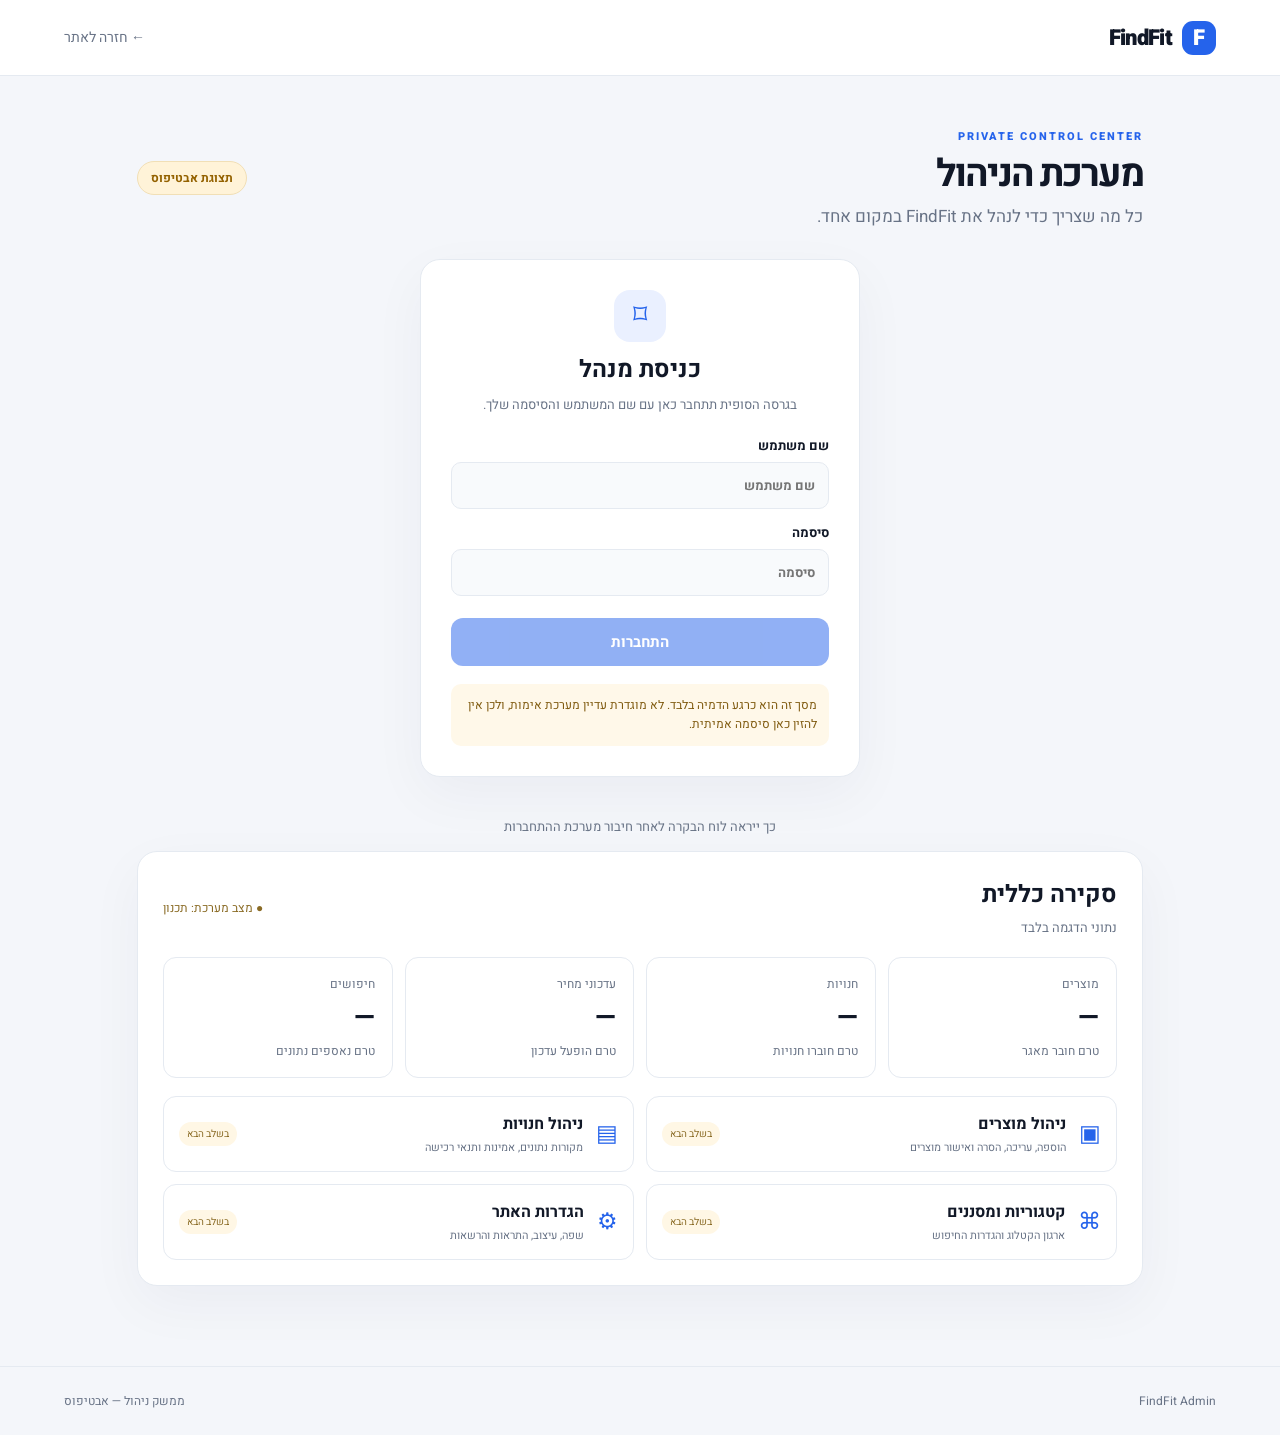
<file: admin.html>
<!doctype html>
<html lang="he" dir="rtl">
<head><meta charset="utf-8"><meta name="viewport" content="width=device-width,initial-scale=1"><title>FindFit Admin — Preview</title><link rel="stylesheet" href="styles.css"></head>
<body class="admin-body">
<header class="topbar"><a class="brand" href="index.html"><span class="brand-mark">F</span><span>FindFit</span></a><a href="index.html" class="back-link">← חזרה לאתר</a></header>
<main class="admin-wrap">
  <div class="admin-heading"><div><div class="eyebrow">PRIVATE CONTROL CENTER</div><h1>מערכת הניהול</h1><p>כל מה שצריך כדי לנהל את FindFit במקום אחד.</p></div><span class="preview-pill">תצוגת אבטיפוס</span></div>
  <section class="login-card">
    <div class="login-icon">⌑</div><h2>כניסת מנהל</h2><p>בגרסה הסופית תתחבר כאן עם שם המשתמש והסיסמה שלך.</p>
    <label>שם משתמש<input type="text" placeholder="שם משתמש" disabled></label>
    <label>סיסמה<input type="password" placeholder="סיסמה" disabled></label>
    <button class="primary-btn" disabled>התחברות</button>
    <div class="security-note">מסך זה הוא כרגע הדמיה בלבד. לא מוגדרת עדיין מערכת אימות, ולכן אין להזין כאן סיסמה אמיתית.</div>
  </section>
  <div class="admin-preview-label">כך ייראה לוח הבקרה לאחר חיבור מערכת ההתחברות</div>
  <section class="dashboard-preview">
    <div class="dash-top"><div><h2>סקירה כללית</h2><span class="muted">נתוני הדגמה בלבד</span></div><span class="online-dot">● מצב מערכת: תכנון</span></div>
    <div class="stats-grid"><article class="stat-card"><span>מוצרים</span><b>—</b><small>טרם חובר מאגר</small></article><article class="stat-card"><span>חנויות</span><b>—</b><small>טרם חוברו חנויות</small></article><article class="stat-card"><span>עדכוני מחיר</span><b>—</b><small>טרם הופעל עדכון</small></article><article class="stat-card"><span>חיפושים</span><b>—</b><small>טרם נאספים נתונים</small></article></div>
    <div class="admin-modules"><article><span>▣</span><div><b>ניהול מוצרים</b><small>הוספה, עריכה, הסרה ואישור מוצרים</small></div><em>בשלב הבא</em></article><article><span>▤</span><div><b>ניהול חנויות</b><small>מקורות נתונים, אמינות ותנאי רכישה</small></div><em>בשלב הבא</em></article><article><span>⌘</span><div><b>קטגוריות ומסננים</b><small>ארגון הקטלוג והגדרות החיפוש</small></div><em>בשלב הבא</em></article><article><span>⚙</span><div><b>הגדרות האתר</b><small>שפה, עיצוב, התראות והרשאות</small></div><em>בשלב הבא</em></article></div>
  </section>
</main><footer><span>FindFit Admin</span><span>ממשק ניהול — אבטיפוס</span></footer></body></html>
</file>
<file: styles.css>
@import url('https://fonts.googleapis.com/css2?family=Heebo:wght@400;500;600;700;800;900&display=swap');
:root{--bg:#f7f9fc;--surface:#fff;--text:#111827;--muted:#687386;--line:#e5eaf1;--blue:#2563eb;--blue2:#1d4ed8;--shadow:0 18px 55px #14213d0b}
*{box-sizing:border-box}body{margin:0;background:var(--bg);color:var(--text);font-family:Heebo,Arial,sans-serif}a{color:inherit;text-decoration:none}.topbar{height:76px;padding:0 max(5vw,22px);display:flex;align-items:center;gap:36px;background:var(--surface);border-bottom:1px solid var(--line)}.brand{display:flex;align-items:center;gap:10px;font-weight:900;font-size:22px;letter-spacing:-.7px}.brand-mark{width:34px;height:34px;display:grid;place-items:center;border-radius:11px;background:var(--blue);color:white;font-weight:900}.topbar nav{display:flex;gap:28px;margin-inline-start:auto;color:var(--muted);font-size:14px}.topbar nav a:hover,.back-link:hover{color:var(--blue)}.top-actions{display:flex;gap:8px}.icon-btn{border:1px solid var(--line);background:var(--surface);color:var(--text);border-radius:10px;padding:8px 12px;cursor:pointer}.hero{padding:105px 20px 88px;text-align:center;background:radial-gradient(ellipse at 50% 0%,#dce8ff 0,transparent 55%)}.eyebrow{font-size:11px;letter-spacing:2px;font-weight:800;color:var(--blue)}h1{font-size:clamp(36px,6vw,62px);line-height:1.13;letter-spacing:-2px;margin:18px 0 14px}.hero p,.admin-heading p{color:var(--muted);font-size:17px;margin:0}.search{margin:34px auto 15px;max-width:690px;height:64px;padding:7px 8px 7px 18px;background:var(--surface);border:1px solid var(--line);box-shadow:var(--shadow);border-radius:17px;display:flex;align-items:center;gap:12px}.search>span{font-size:28px;color:var(--muted)}.search input{border:0;outline:0;flex:1;min-width:0;font:inherit;background:transparent;color:var(--text);font-size:16px}.search button,.primary-btn{background:var(--blue);color:white;border:0;border-radius:12px;padding:13px 25px;font:700 15px Heebo;cursor:pointer}.search button:hover,.primary-btn:hover{background:var(--blue2)}.quick-search{display:flex;justify-content:center;align-items:center;gap:9px;flex-wrap:wrap;color:var(--muted);font-size:12px}.quick-search button{border:1px solid var(--line);background:var(--surface);border-radius:20px;padding:6px 12px;color:var(--muted);cursor:pointer}.section{max-width:1120px;margin:0 auto;padding:48px 22px}.section-head{display:flex;justify-content:space-between;align-items:end;margin-bottom:24px}.section h2,.info-panel h2{font-size:28px;margin:5px 0 0;letter-spacing:-.7px}.muted{color:var(--muted);font-size:13px}.category-grid{display:grid;grid-template-columns:repeat(4,1fr);gap:15px}.category-card{background:var(--surface);border:1px solid var(--line);border-radius:17px;padding:24px;display:flex;flex-direction:column;gap:8px;transition:.2s}.category-card:hover{transform:translateY(-4px);border-color:#b7cbff;box-shadow:var(--shadow)}.cat-icon{font-size:27px;color:var(--blue);margin-bottom:8px}.category-card strong{font-size:17px}.category-card small{color:var(--muted)}.info-panel{display:grid;grid-template-columns:1.2fr 1fr;gap:50px;align-items:center;margin-top:35px;margin-bottom:55px;background:#101827;color:white;border-radius:24px;padding:45px}.info-panel p{color:#aeb8c9;line-height:1.8;max-width:470px}.info-points{display:grid;gap:13px}.info-points div{display:flex;align-items:center;gap:17px;border-bottom:1px solid #ffffff20;padding:12px 0}.info-points b{color:#80a7ff;font-size:13px}.info-points span{font-weight:600}footer{border-top:1px solid var(--line);padding:25px max(5vw,22px);display:flex;align-items:center;justify-content:space-between;color:var(--muted);font-size:12px}footer .brand{color:var(--text);font-size:18px}.notice{position:fixed;bottom:20px;left:50%;transform:translate(-50%,20px);opacity:0;background:#101827;color:white;padding:12px 20px;border-radius:12px;transition:.2s;pointer-events:none}.notice.show{opacity:1;transform:translate(-50%,0)}
/* Admin preview */.admin-body{background:#f4f6fa}.back-link{margin-inline-start:auto;color:var(--muted);font-size:14px}.admin-wrap{max-width:1050px;margin:0 auto;padding:52px 22px 80px}.admin-heading{display:flex;justify-content:space-between;align-items:center;margin-bottom:30px}.admin-heading h1{font-size:38px;margin:8px 0}.preview-pill{background:#fff3d8;color:#946200;border:1px solid #f1dfb6;border-radius:30px;padding:7px 13px;font-size:12px;font-weight:700}.login-card{max-width:440px;margin:0 auto 40px;background:white;border:1px solid var(--line);border-radius:20px;padding:30px;box-shadow:var(--shadow);text-align:center}.login-icon{width:52px;height:52px;border-radius:16px;background:#eaf0ff;color:var(--blue);display:grid;place-items:center;font-size:28px;margin:0 auto 10px}.login-card h2{margin:8px 0}.login-card>p{color:var(--muted);font-size:13px;margin:0 0 22px}.login-card label{display:block;text-align:right;font-size:13px;font-weight:700;margin:14px 0}.login-card input{display:block;width:100%;margin-top:7px;padding:13px;border:1px solid var(--line);border-radius:10px;background:#f8fafc;font:inherit}.primary-btn{width:100%;margin-top:8px;opacity:.5;cursor:not-allowed}.security-note{margin-top:18px;padding:12px;background:#fff8e9;color:#805b10;border-radius:10px;font-size:12px;line-height:1.6;text-align:right}.admin-preview-label{text-align:center;color:var(--muted);font-size:13px;margin-bottom:15px}.dashboard-preview{background:white;border:1px solid var(--line);border-radius:20px;padding:25px;box-shadow:var(--shadow)}.dash-top{display:flex;justify-content:space-between;align-items:center;margin-bottom:18px}.dash-top h2{margin:0 0 3px}.online-dot{font-size:12px;color:#8a6b25}.stats-grid{display:grid;grid-template-columns:repeat(4,1fr);gap:12px}.stat-card{border:1px solid var(--line);border-radius:13px;padding:17px;display:flex;flex-direction:column;gap:5px}.stat-card span,.stat-card small{color:var(--muted);font-size:12px}.stat-card b{font-size:27px}.admin-modules{display:grid;grid-template-columns:1fr 1fr;gap:12px;margin-top:18px}.admin-modules article{display:flex;align-items:center;gap:13px;border:1px solid var(--line);border-radius:13px;padding:15px}.admin-modules article>span{font-size:23px;color:var(--blue)}.admin-modules article div{display:flex;flex-direction:column;gap:3px;flex:1}.admin-modules small{color:var(--muted);font-size:11px}.admin-modules em{font-style:normal;font-size:10px;color:#8a6b25;background:#fff7e5;padding:5px 8px;border-radius:15px;white-space:nowrap}
body.dark{--bg:#0c1220;--surface:#131d2d;--text:#edf2fa;--muted:#9aa8bc;--line:#273449;--shadow:0 18px 55px #0003}body.dark .hero{background:radial-gradient(ellipse at 50% 0%,#1b315a 0,transparent 55%)}body.dark .info-panel{background:#080d17}body.dark .admin-body{background:#0c1220}body.dark .login-card,body.dark .dashboard-preview{background:var(--surface)}body.dark .login-card input{background:#0c1220;color:var(--text)}body.dark .security-note{background:#3b2e12;color:#f2d58c}
@media(max-width:760px){.topbar{height:65px;gap:12px}.topbar nav{gap:12px;font-size:12px}.topbar nav a:nth-child(2){display:none}.hero{padding:75px 18px 60px}.category-grid{grid-template-columns:repeat(2,1fr)}.section-head{display:block}.section-head>.muted{display:block;margin-top:8px}.info-panel{grid-template-columns:1fr;padding:28px;gap:20px}.stats-grid{grid-template-columns:repeat(2,1fr)}.admin-modules{grid-template-columns:1fr}.admin-heading{align-items:flex-start;gap:10px;flex-direction:column}.dash-top{align-items:flex-start;gap:8px;flex-direction:column}footer{gap:12px;flex-wrap:wrap}}
</file>
